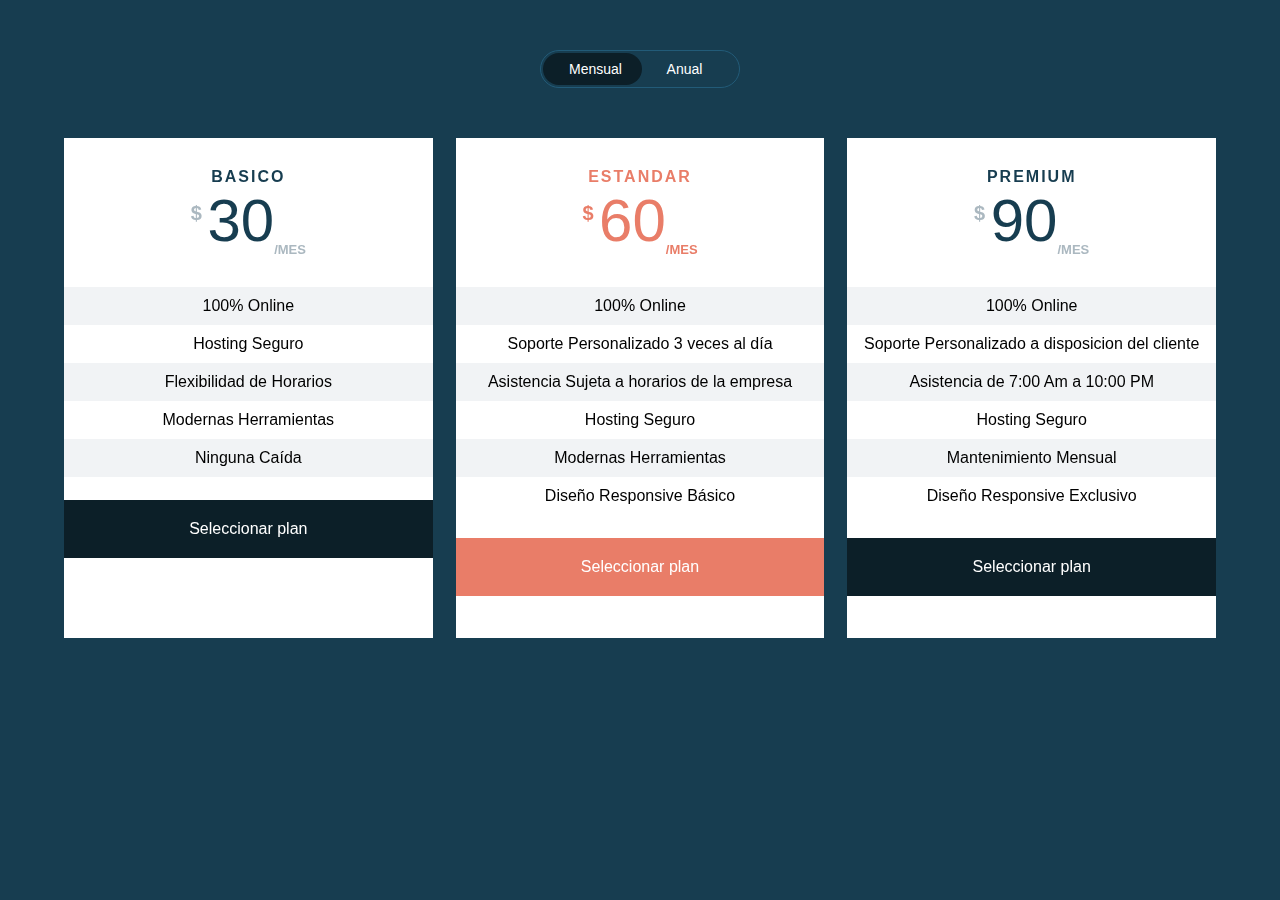
<file: planes.html>
<!DOCTYPE html>
<html lang="en">
<head>
	<meta charset="UTF-8">
	<meta name="viewport" content="width=device-width, user-scalable=no, initial-scale=1.0, maximum-scale=1.0, minimum-scale=1.0">
	<title>Tabla de precios</title>
	<link rel="stylesheet" href="css/estilos.css">
	<link rel="stylesheet" href="css/responsive.css">
	<script src="js/jquery-3.1.0.min.js"></script>
	<script src="js/main.js"></script>
</head>
<body>
	<div class="wrap">
		<div class="miswitch">
			<div class="swicht-btn" id="swicht-btn"></div>
			<a>Mensual</a>
			<a>Anual</a>
		</div>

		<div class="pricing-wrap">

			<div class="pricing-table">
				<div class="pricing-table-cont">
					<div class="pricing-table-month">
						<div class="pricing-table-head">
							<h2>BASICO</h2>
							<h3><sup>$ </sup>30<sub>/MES</sub></h3>
						</div>
						<ul class="pricing-table-list">
							<li><span>100%</span> Online</li>
							<li><span>Hosting </span>Seguro</li>
							<li><span>Flexibilidad de </span>Horarios</li>
							<li><span>Modernas</span> Herramientas</li>
							<li><span>Ninguna </span>Caída</li>
						</ul>
						<a href="#" class="pricing-table-button">Seleccionar plan</a>
					</div>
					<div class="pricing-table-year">
						<div class="pricing-table-head">
							<h2>BASICO</h2>
							<h3><sup>$ </sup>320<sub>/AÑO</sub></h3>
						</div>
						<ul class="pricing-table-list">
							<li><span>100%</span> Online</li>
							<li><span>Hosting </span>Seguro</li>
							<li><span>Flexibilidad de </span> Horarios</li>
							<li><span>Matenimiento </span>Trimestral</li>
							<li><span>Modernas </span>Herramientas</li>
						</ul>
						<a href="#" class="pricing-table-button">Seleccionar plan</a>
					</div>
				</div>
			</div>
			
			<div class="pricing-table">
				<div class="pricing-table-cont">
					<div class="pricing-table-month">
						<div class="pricing-table-head estandar-title">
							<h2>ESTANDAR</h2>
							<h3><sup>$ </sup>60<sub>/MES</sub></h3>
						</div>
						<ul class="pricing-table-list">
							<li><span>100%</span> Online</li>
							<li><span>Soporte </span>Personalizado 3 veces al día</li>
							<li><span>Asistencia </span>Sujeta a horarios de la empresa</li>
							<li><span>Hosting </span>Seguro</li>
							<li><span>Modernas </span>Herramientas</li>
							<li><span>Diseño </span>Responsive Básico</li>
						</ul>
						<a href="#" class="pricing-table-button estandar">Seleccionar plan</a>
					</div>
					<div class="pricing-table-year">
						<div class="pricing-table-head estandar-title"">
							<h2>ESTANDAR</h2>
							<h3><sup>$ </sup>630<sub>/AÑO</sub></h3>
						</div>
						<ul class="pricing-table-list">
							<li><span>100%</span> Online</li>
							<li><span>Soporte </span>Personalizado 3 veces al día</li>
							<li><span>Asistencia </span>Personalizada</li>
							<li><span>Hosting </span>Seguro</li>
							<li><span>Mantenimiento</span> Bimestral</li>
							<li><span>Modernas </span>Herramientas</li>
							<li><span>Diseño </span>Responsive Básico</li>
						</ul>
						<a href="#" class="pricing-table-button estandar">Seleccionar plan</a>
					</div>
				</div>
			</div>

			<div class="pricing-table">
				<div class="pricing-table-cont">
					<div class="pricing-table-month">
						<div class="pricing-table-head">
							<h2>PREMIUM</h2>
							<h3><sup>$ </sup>90<sub>/MES</sub></h3>
						</div>
						<ul class="pricing-table-list">
							<li><span>100%</span> Online</li>
							<li><span>Soporte </span>Personalizado a disposicion del cliente</li>
							<li><span>Asistencia </span> de 7:00 Am a 10:00 PM</li>
							<li><span>Hosting </span>Seguro</li>
							<li><span>Mantenimiento </span>Mensual</li>
							<li><span>Diseño </span>Responsive Exclusivo</li>
						</ul>
						<a href="#" class="pricing-table-button">Seleccionar plan</a>
					</div>
					<div class="pricing-table-year">
						<div class="pricing-table-head">
							<h2>PREMIUM</h2>
							<h3><sup>$ </sup>950<sub>/AÑO</sub></h3>
						</div>
						<ul class="pricing-table-list">
							<li><span>100%</span> Online</li>
							<li><span>Soporte </span>Personalizado a disposicion del cliente</li>
							<li><span>Asistencia </span> de 7:00 Am a 10:00 PM</li>
							<li><span>Hosting </span>Seguro</li>
							<li><span>Mantenimiento </span>Mensual</li>
							<li><span>Seguridad de</span> datos</li>
							<li><span>Diseño </span>Responsive Exclusivo</li>
							<li><span>Modernas </span>Herramientas</li>
						</ul>
						<a href="#" class="pricing-table-button">Seleccionar plan</a>
					</div>
				</div>
			</div>
		</div>
	</div>
</body>
</html>
</file>
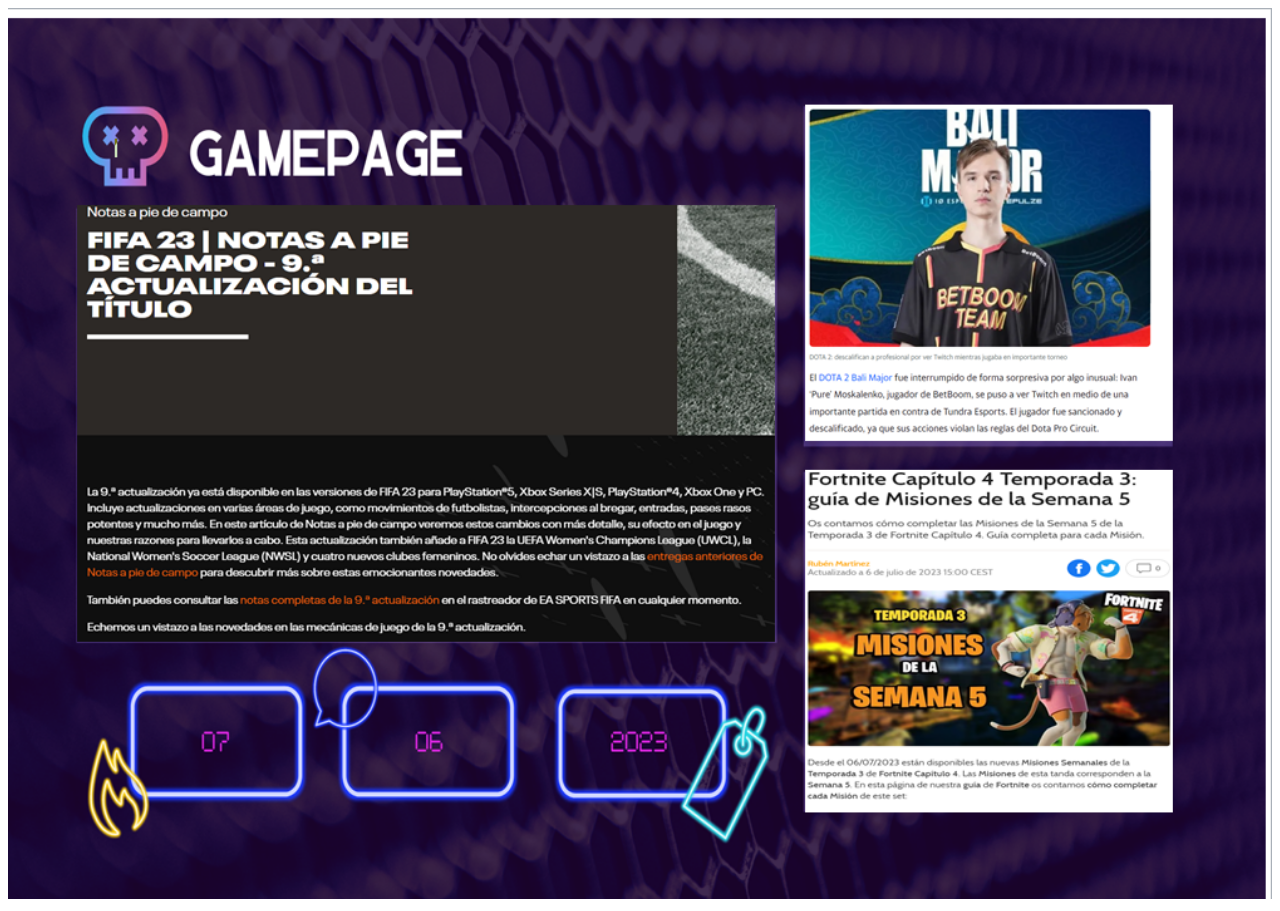
<file: portafolio1.html>
<!DOCTYPE html>
<html lang="en">
<head>
    <meta charset="UTF-8">
    <meta name="viewport" content="width=device-width, initial-scale=1.0">
    <title>GamePage</title>
</head>
<body>
    <img src="img/game.PNG" alt="" width="100%">
</body>
</html>
</file>
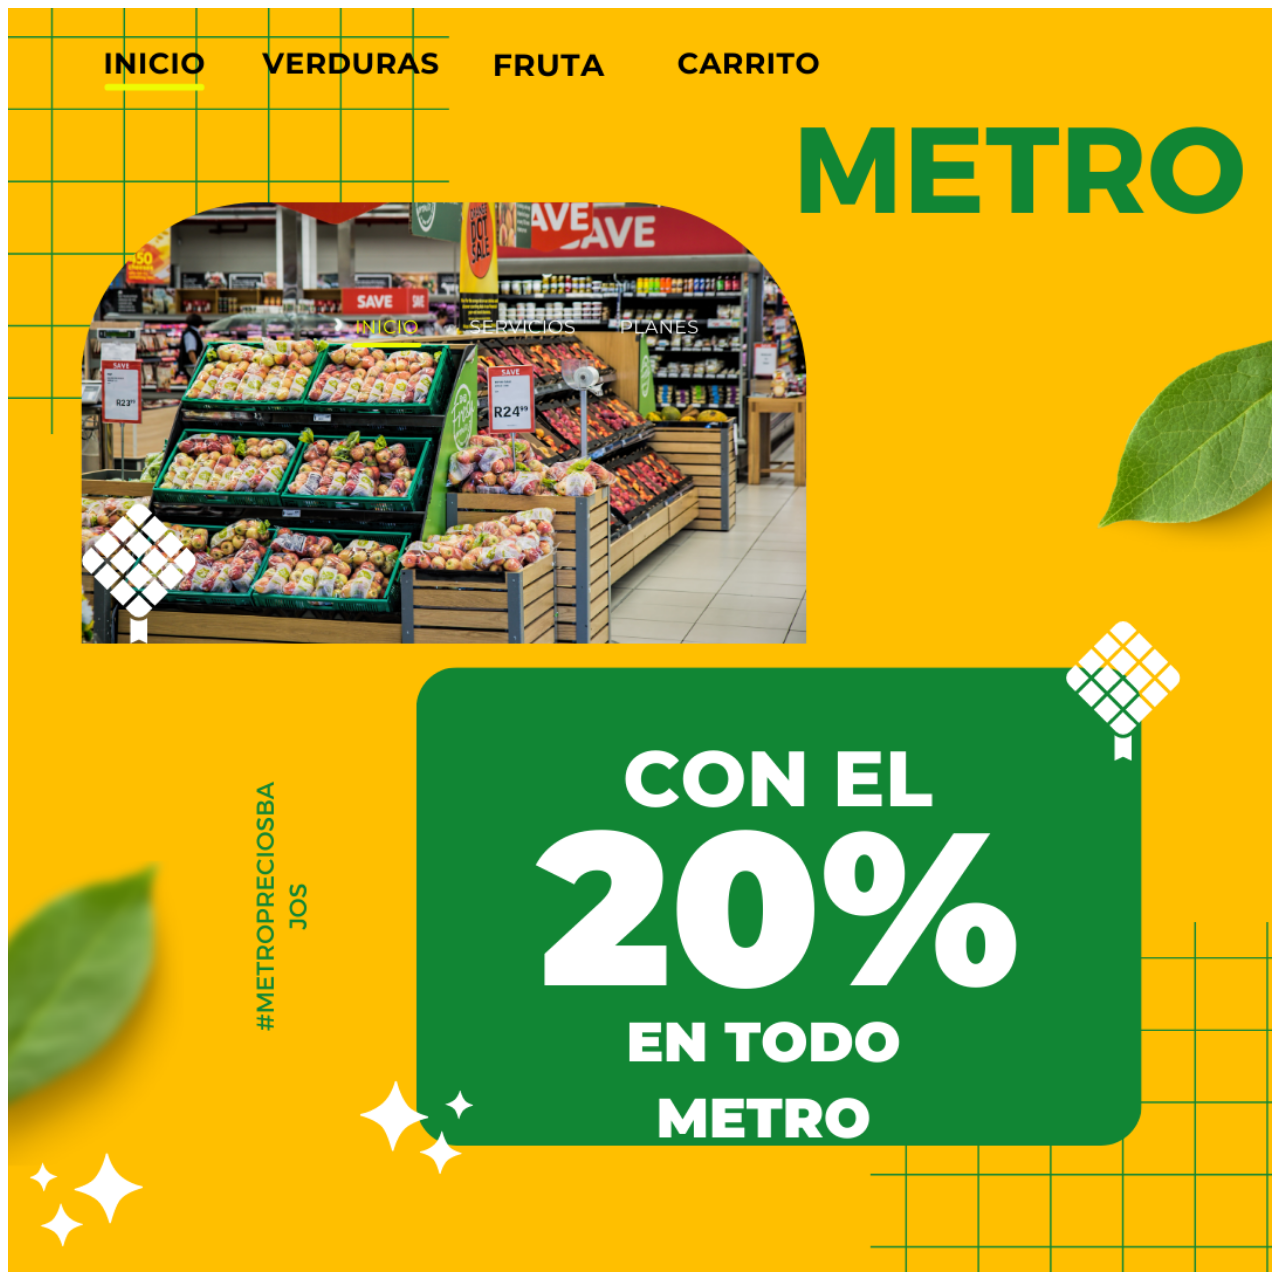
<file: portafolio2.html>
<!DOCTYPE html>
<html lang="en">
<head>
    <meta charset="UTF-8">
    <meta name="viewport" content="width=device-width, initial-scale=1.0">
    <title>Metro</title>
</head>
<body>
    <img src="img/Yellow Green Modern Supermarket Eid Al Fitr Discount Instagram Post.png" alt="" width="100%">
</body>
</html>
</file>
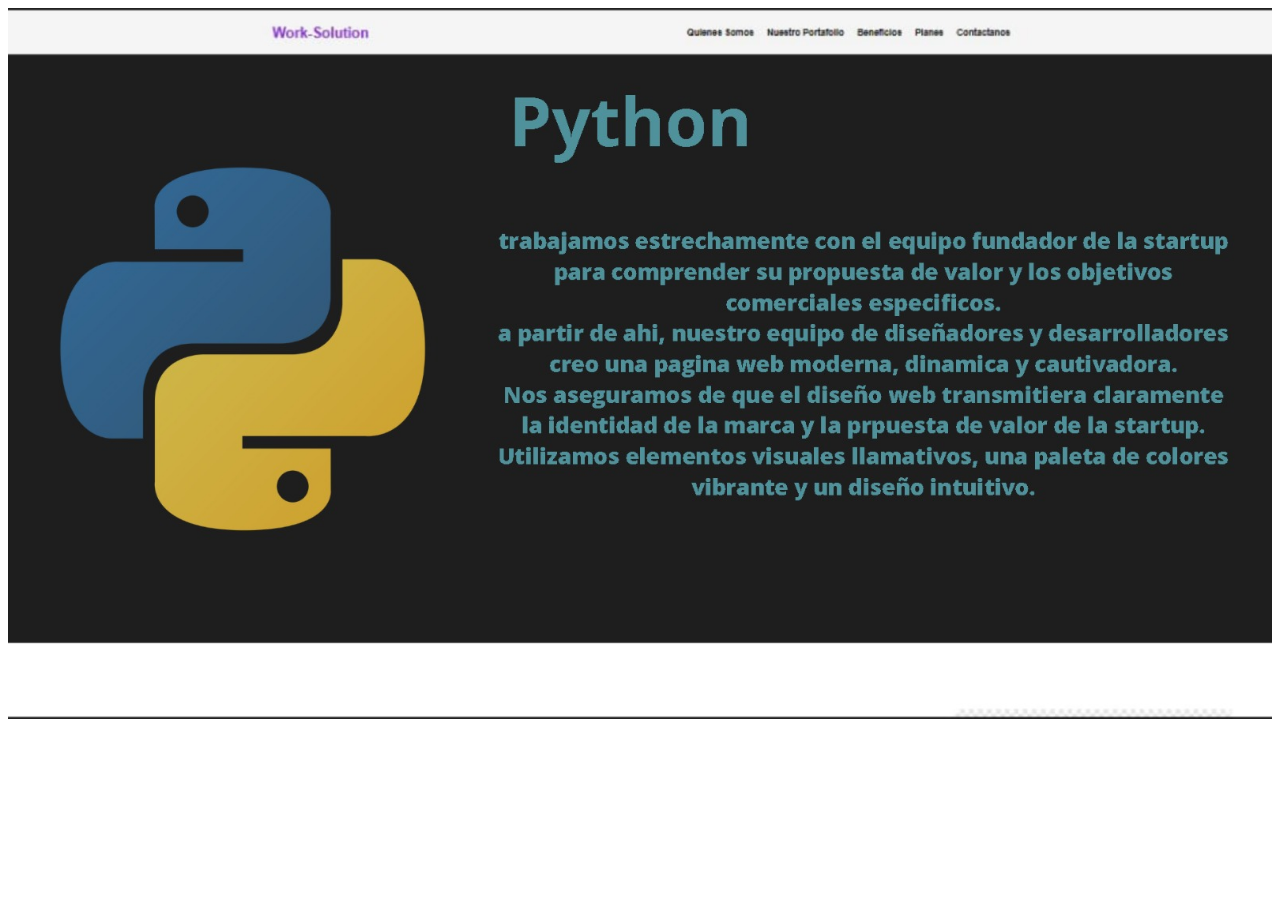
<file: portafolio3.html>
<!DOCTYPE html>
<html lang="en">
<head>
    <meta charset="UTF-8">
    <meta name="viewport" content="width=device-width, initial-scale=1.0">
    <title>Python</title>
</head>
<body>
    <img src="img/WhatsApp Image 2023-07-07 at 4.56.31 PM.jpeg" alt="" width="100%">
</body>
</html>
</file>
<file: css/estilos.css>
*{
	margin: 0;
	padding: 0;
	-webkit-box-sizing: border-box;
	-moz-box-sizing: border-box;
	box-sizing: border-box;
}

body{
	background: #173d50;
	font-family: 'Open sans', sans-serif;
}

a{
	text-decoration: none;
}

ul{
	list-style: none;
}


.wrap{
	width: 90%;
	max-width: 1170px;
	margin: 50px auto;
}

.miswitch{
	border: 1px solid #225B78;
	border-radius: 20px;
	color: #fff;
	position: relative;
	margin: 0px auto 50px;
	width: 200px;
	overflow: hidden;
	padding: 10px;
	display: flex;
	justify-content: space-between;
}

.miswitch a{
	font-size: 14px;
	z-index: 2;
	position: relative;
	width: 50%;
	text-align: center;
	cursor: pointer;
}

.swicht-btn{
	position: absolute;
	background: #0C1F28;
	width: 50%;
	height: 90%;
	border-radius: 20px;
	top: 2px;
	left: 2px;
	z-index: 1;
	transition: all .5s;
}

.on{
	left: 97px;
}

/* Tabla de precio*/

.pricing-wrap{
	width: 100%;
	display: flex;
	justify-content: space-between;
	flex-wrap: wrap;
}

.pricing-table{
	width: 32%;
	transition: transform .5s ease;

	-webkit-perspective: 2000px;
	perspective: 2000px;
}

.pricing-table:hover{
	transform: scale(1.07);
}

.pricing-table-cont{
	background: #fff;
	text-align: center;
	position: relative;
	height: 500px;

	-webkit-transform-style: preserve-3d;
	transform-style: preserve-3d;

	transition: .3s ease;
}

.pricing-table-month , .pricing-table-year{
	-webkit-backface-visibility: hidden;
	backface-visibility: hidden;
	position: absolute;
	width: 100%;
	height: 100%;
	top: 0;
	left: 0;
	background: #fff;
}

.pricing-table-year{
	transform: rotateY(180deg);
}

.rotando-tabla{
	transform: rotateY(180deg);
}

.pricing-table-head{
	color: #173D50;
	padding: 30px 0px;
}

.pricing-table-head h2{
	font-size: 16px;
	letter-spacing: 2px;	
	font-weight: bold;
}

.pricing-table-head h3{
	font-size: 60px;
	font-weight: 400;
	display: inline;
}

.pricing-table-head h3 sup, .pricing-table-head h3 sub{
	font-size: 20px;
	color: #ABB8C0;
	font-weight: 600;
}

.pricing-table-head h3 sub{
	font-size: 13px;
}

.pricing-table-head.estandar-title h2,
.pricing-table-head.estandar-title h3,
.pricing-table-head.estandar-title h3 sup,
.pricing-table-head.estandar-title h3 sub{
	color: #E97D68;
}

.pricing-table-list li{
	background: #F1F3F5;
	padding: 10px 0;
}

.pricing-table-list li:nth-child(2n){
	background: #fff;
}

.pricing-table-button{
	display: block;
	width: 100%;
	padding: 20px 0;
	background: #0C1F28;
	color: #fff;
	margin-top: 23px;
}

.pricing-table-button.estandar{
	background: #E97D68;
}
</file>
<file: css/responsive.css>
@media screen and (max-width: 750px){
	.pricing-table{
		width: 72%;
		margin-bottom: 20px;
	}

	.pricing-wrap{
		justify-content: center;
	}

	.pricing-table:hover{
		transform: scale(1.0) ;
	}
}

@media screen and (max-width: 500px){
	.pricing-table{
		width: 90%;
	}
}
</file>
